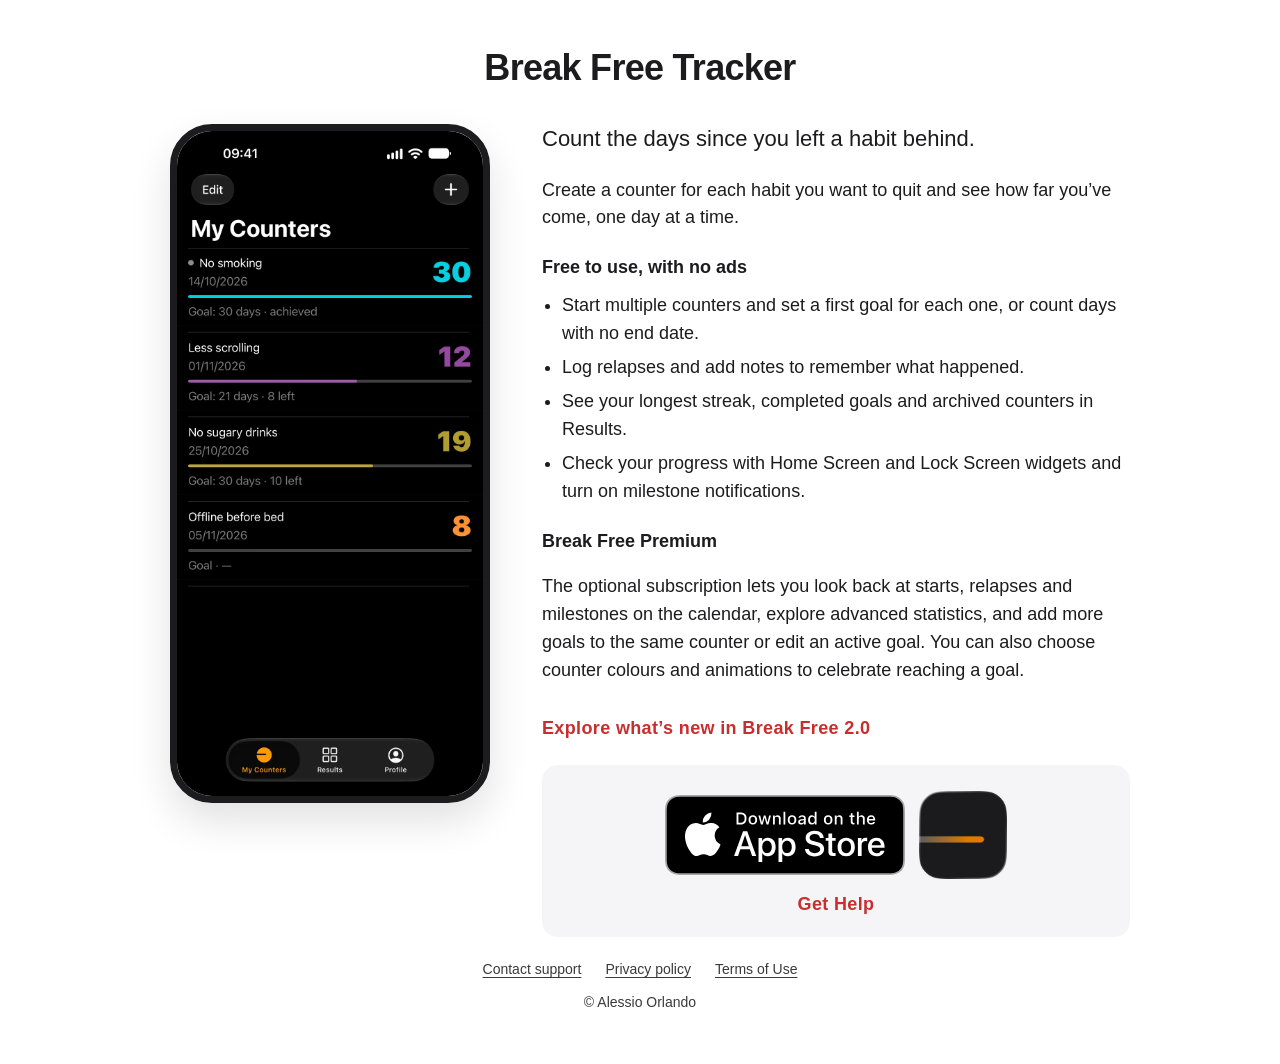
<file: index.html>
<!doctype html>
<html lang="en">
  <head>
    <meta charset="utf-8">
    <meta name="apple-itunes-app" content="app-id=1377664098, affiliate-data=10l3KS&ct=pppbanner">
    <meta name="viewport" content="width=device-width, initial-scale=1">
    <title>Break Free Tracker – One day at a time</title>
    <meta name="description" content="Track the days since you left a habit behind. Set goals, log relapses and see your progress with Break Free Tracker for iPhone and iPad.">

    <style type="text/css" media="screen">
      :root{
        --text: #1c1c1e;
        --muted: #3a3a3c;
        --bg: #ffffff;
        --card: #f5f5f7;
        --accent: #c82e2e;
      }

      body {
        margin: 0;
        background: var(--bg);
        color: var(--text);
        font-family: -apple-system, BlinkMacSystemFont, "SF Pro Text", "Helvetica Neue", Helvetica, Arial, sans-serif;
        font-weight: 400;
        line-height: 1.55;
        font-size: 18px;
      }

      #content {
        max-width: 980px;
        margin: 0 auto;
        padding: 40px 20px 20px;
      }

      .header {
        text-align: center;
        margin-bottom: 28px;
      }

      h1 {
        margin: 0;
        font-weight: 600;
        font-size: 36px;
        letter-spacing: -0.02em;
      }

      h1 a {
        color: var(--text);
        text-decoration: none;
      }

      .layout {
        display: flex;
        gap: 32px;
        align-items: flex-start;
      }

      .left, .right {
        width: 100%;
      }

      .left {
        flex: 0 0 360px;
      }

      .right {
        flex: 1 1 auto;
        min-width: 0;
      }

      .phone-shot {
        width: 100%;
        max-width: 320px;
        height: auto;
        display: block;
        margin: 0 auto;
      }

      .phone-shot {
        box-sizing: border-box;
        border: 7px solid #1c1c1e;
        border-radius: 42px;
        box-shadow: 0 18px 40px rgba(0, 0, 0, 0.12);
      }

      .lead {
        margin-top: 0;
        font-size: 22px;
        line-height: 1.4;
        font-weight: 500;
      }

      .section-title {
        margin: 22px 0 8px;
        font-weight: 600;
        font-size: 18px;
      }

      ul {
        margin: 10px 0 0 20px;
        padding: 0;
      }

      li { margin: 6px 0; }

      .cta {
        margin-top: 22px;
        padding: 18px;
        background: var(--card);
        border-radius: 16px;
        text-align: center;
      }

      .store-row {
        display: flex;
        flex-wrap: wrap;
        gap: 14px;
        justify-content: center;
        align-items: center;
        margin-top: 8px;
      }

      .appstore-badge {
        width: 240px;
        height: auto;
        display: block;
      }

      .app-icon {
        width: 88px;
        height: 88px;
        border-radius: 18px;
        display: block;
      }

      .help-link {
        display: inline-block;
        margin-top: 12px;
        text-decoration: none;
        font-weight: 700;
        letter-spacing: 0.02em;
        color: var(--accent);
      }

      a:focus-visible {
        outline: 3px solid var(--accent);
        outline-offset: 5px;
        border-radius: 4px;
      }

      .footer a {
        color: var(--muted);
        text-underline-offset: 3px;
      }

      .footer nav {
        display: flex;
        flex-wrap: wrap;
        justify-content: center;
        gap: 12px 24px;
        margin-bottom: 12px;
      }

      .footer {
        text-align: center;
        color: var(--muted);
        font-size: 14px;
        padding: 22px 0 30px;
      }

      /* Mobile */
      @media (max-width: 900px) {
        .layout {
          flex-direction: column;
          align-items: stretch;
        }
        .left { flex: none; order: 1; }
        .phone-shot { max-width: 300px; }
        h1 { font-size: 30px; }
        body { font-size: 17px; }
      }
    </style>
  </head>

  <body>
    <main id="content">
      <div class="header">
        <h1><a href="https://itunes.apple.com/app/id1377664098">Break Free Tracker</a></h1>
      </div>

      <div class="layout">
        <div class="left">
          <img class="phone-shot" src="images/breakfree-2-counters.webp"
               width="880" height="1912" fetchpriority="high" decoding="async"
               alt="Break Free 2.0 counters with days since each habit, goal progress and the Results and Profile tabs">
        </div>

        <div class="right">
          <p class="lead">Count the days since you left a habit behind.</p>
          <p>Create a counter for each habit you want to quit and see how far you’ve come, one day at a time.</p>

          <h2 class="section-title">Free to use, with no ads</h2>
          <ul>
            <li>Start multiple counters and set a first goal for each one, or count days with no end date.</li>
            <li>Log relapses and add notes to remember what happened.</li>
            <li>See your longest streak, completed goals and archived counters in Results.</li>
            <li>Check your progress with Home Screen and Lock Screen widgets and turn on milestone notifications.</li>
          </ul>

          <h2 class="section-title">Break Free Premium</h2>
          <p>The optional subscription lets you look back at starts, relapses and milestones on the calendar, explore advanced statistics, and add more goals to the same counter or edit an active goal. You can also choose counter colours and animations to celebrate reaching a goal.</p>

          <p><a class="help-link" href="News.html">Explore what’s new in Break Free 2.0</a></p>

          <div class="cta">
            <div class="store-row">
              <a href="https://itunes.apple.com/app/id1377664098">
                <img class="appstore-badge" src="appstore.svg" alt="Download on the App Store">
              </a>
              <a href="https://itunes.apple.com/app/id1377664098">
                <img class="app-icon" src="Icon-iOS-Default-1024x1024@1x.png" alt="Break Free Tracker icon">
              </a>
            </div>

            <a class="help-link" href="mailto:breakfreeiosapp@gmail.com">Get Help</a>
          </div>
        </div>
      </div>

      <footer class="footer">
        <nav aria-label="Support and information">
          <a href="mailto:breakfreeiosapp@gmail.com">Contact support</a>
          <a href="PrivacyPolicy.html">Privacy policy</a>
          <a href="https://www.apple.com/legal/internet-services/itunes/dev/stdeula/">Terms of Use</a>
        </nav>
        &copy; Alessio Orlando
      </footer>
    </main>
  </body>
</html>
</file>
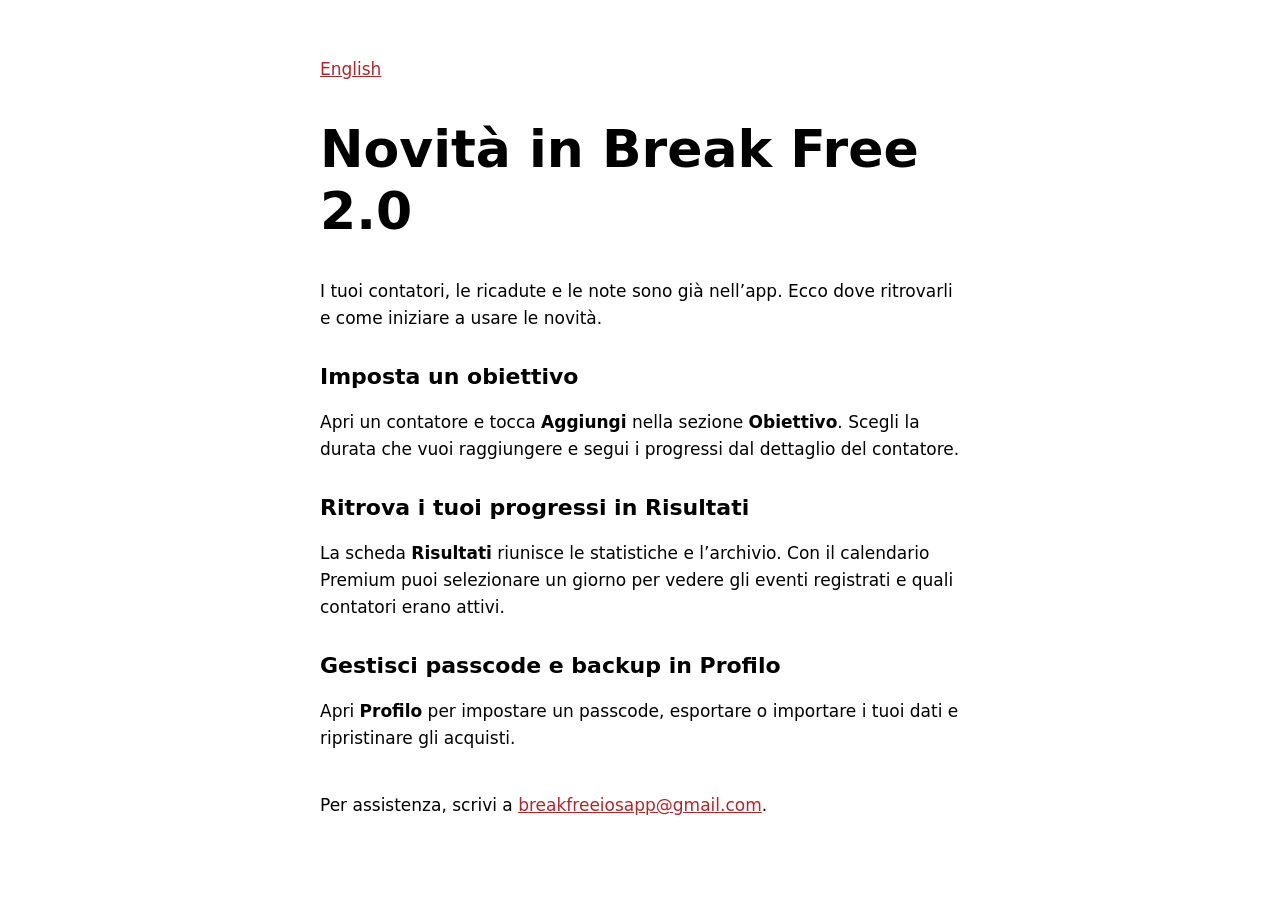
<file: News-it.html>
<!doctype html>
<html lang="it">
<head>
  <meta charset="utf-8">
  <meta name="viewport" content="width=device-width, initial-scale=1">
  <title>Novità in Break Free 2.0</title>
  <link rel="stylesheet" href="news.css">
</head>
<body>
  <main>
    <nav aria-label="Lingua"><a href="News.html" hreflang="en" lang="en">English</a></nav>
    <h1>Novità in Break Free 2.0</h1>
    <p>I tuoi contatori, le ricadute e le note sono già nell’app. Ecco dove ritrovarli e come iniziare a usare le novità.</p>
    <h2>Imposta un obiettivo</h2>
    <p>Apri un contatore e tocca <strong>Aggiungi</strong> nella sezione <strong>Obiettivo</strong>. Scegli la durata che vuoi raggiungere e segui i progressi dal dettaglio del contatore.</p>
    <h2>Ritrova i tuoi progressi in Risultati</h2>
    <p>La scheda <strong>Risultati</strong> riunisce le statistiche e l’archivio. Con il calendario Premium puoi selezionare un giorno per vedere gli eventi registrati e quali contatori erano attivi.</p>
    <h2>Gestisci passcode e backup in Profilo</h2>
    <p>Apri <strong>Profilo</strong> per impostare un passcode, esportare o importare i tuoi dati e ripristinare gli acquisti.</p>
    <p class="footer">Per assistenza, scrivi a <a href="mailto:breakfreeiosapp@gmail.com">breakfreeiosapp@gmail.com</a>.</p>
  </main>
</body>
</html>
</file>
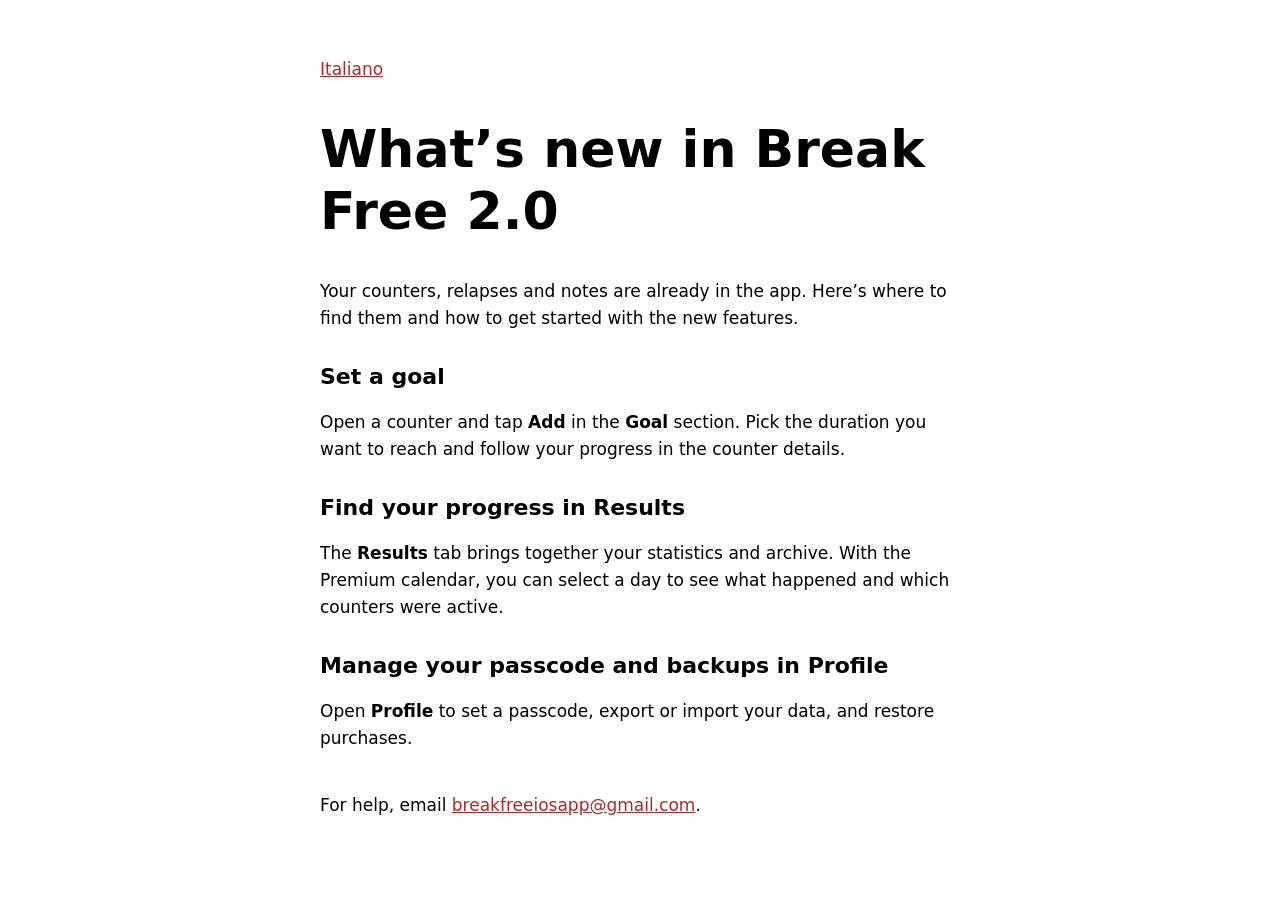
<file: News.html>
<!doctype html>
<html lang="en">
<head>
  <meta charset="utf-8">
  <meta name="viewport" content="width=device-width, initial-scale=1">
  <title>What’s new in Break Free 2.0</title>
  <link rel="stylesheet" href="news.css">
</head>
<body>
  <main>
    <nav aria-label="Language"><a href="News-it.html" hreflang="it" lang="it">Italiano</a></nav>
    <h1>What’s new in Break Free 2.0</h1>
    <p>Your counters, relapses and notes are already in the app. Here’s where to find them and how to get started with the new features.</p>
    <h2>Set a goal</h2>
    <p>Open a counter and tap <strong>Add</strong> in the <strong>Goal</strong> section. Pick the duration you want to reach and follow your progress in the counter details.</p>
    <h2>Find your progress in Results</h2>
    <p>The <strong>Results</strong> tab brings together your statistics and archive. With the Premium calendar, you can select a day to see what happened and which counters were active.</p>
    <h2>Manage your passcode and backups in Profile</h2>
    <p>Open <strong>Profile</strong> to set a passcode, export or import your data, and restore purchases.</p>
    <p class="footer">For help, email <a href="mailto:breakfreeiosapp@gmail.com">breakfreeiosapp@gmail.com</a>.</p>
  </main>
</body>
</html>
</file>
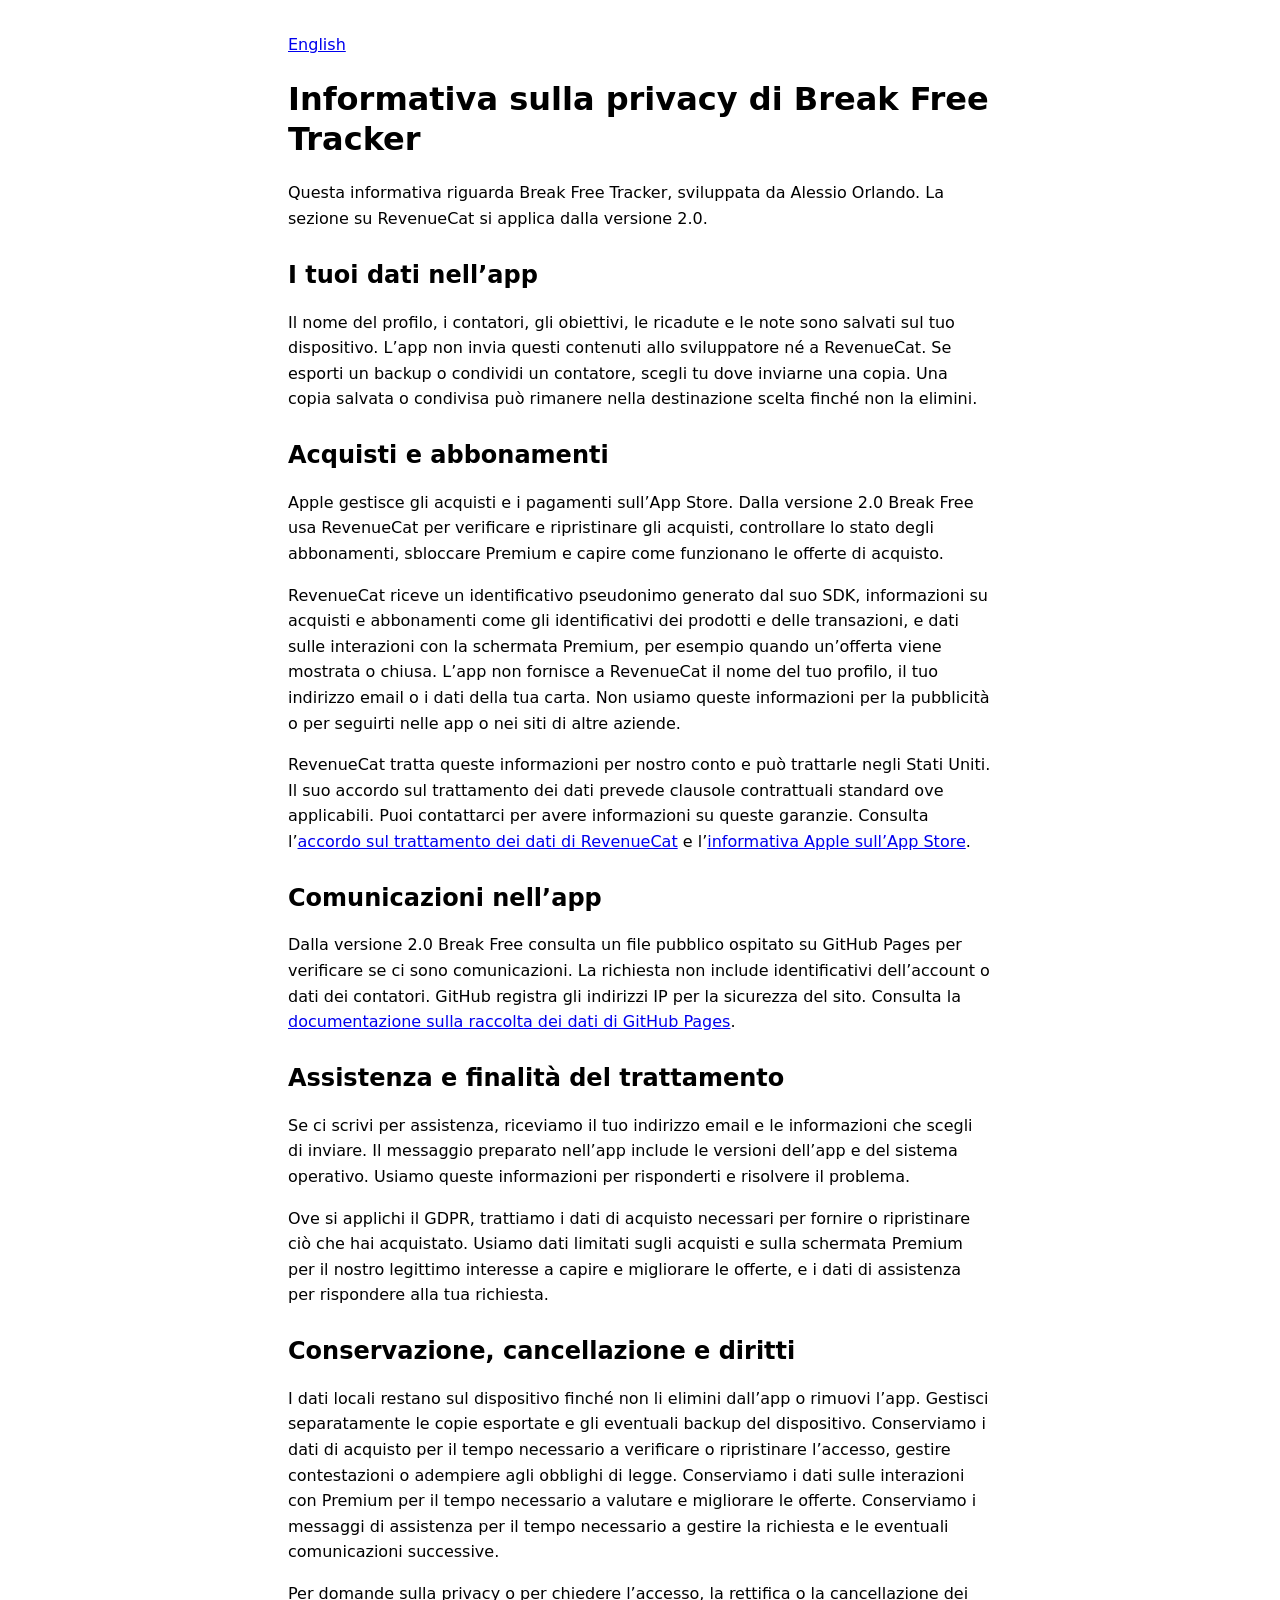
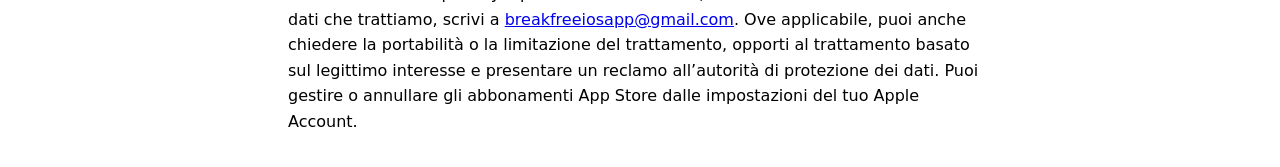
<file: PrivacyPolicy-it.html>
<!doctype html>
<html lang="it">
<head>
  <meta charset="utf-8">
  <meta name="viewport" content="width=device-width, initial-scale=1">
  <title>Informativa sulla privacy di Break Free Tracker</title>
  <style>
    :root { color-scheme: light dark; }
    body { font: 1rem/1.6 system-ui, sans-serif; margin: 2rem auto; max-width: 44rem; padding: 0 1rem; }
    h1, h2 { line-height: 1.25; }
    h2 { margin-top: 1.75rem; }
  </style>
</head>
<body>
  <main>
    <p><a href="PrivacyPolicy.html" hreflang="en" lang="en">English</a></p>
    <h1>Informativa sulla privacy di Break Free Tracker</h1>
    <p>Questa informativa riguarda Break Free Tracker, sviluppata da Alessio Orlando. La sezione su RevenueCat si applica dalla versione 2.0.</p>
    <h2>I tuoi dati nell’app</h2>
    <p>Il nome del profilo, i contatori, gli obiettivi, le ricadute e le note sono salvati sul tuo dispositivo. L’app non invia questi contenuti allo sviluppatore né a RevenueCat. Se esporti un backup o condividi un contatore, scegli tu dove inviarne una copia. Una copia salvata o condivisa può rimanere nella destinazione scelta finché non la elimini.</p>
    <h2>Acquisti e abbonamenti</h2>
    <p>Apple gestisce gli acquisti e i pagamenti sull’App Store. Dalla versione 2.0 Break Free usa RevenueCat per verificare e ripristinare gli acquisti, controllare lo stato degli abbonamenti, sbloccare Premium e capire come funzionano le offerte di acquisto.</p>
    <p>RevenueCat riceve un identificativo pseudonimo generato dal suo SDK, informazioni su acquisti e abbonamenti come gli identificativi dei prodotti e delle transazioni, e dati sulle interazioni con la schermata Premium, per esempio quando un’offerta viene mostrata o chiusa. L’app non fornisce a RevenueCat il nome del tuo profilo, il tuo indirizzo email o i dati della tua carta. Non usiamo queste informazioni per la pubblicità o per seguirti nelle app o nei siti di altre aziende.</p>
    <p>RevenueCat tratta queste informazioni per nostro conto e può trattarle negli Stati Uniti. Il suo accordo sul trattamento dei dati prevede clausole contrattuali standard ove applicabili. Puoi contattarci per avere informazioni su queste garanzie. Consulta l’<a href="https://www.revenuecat.com/dpa">accordo sul trattamento dei dati di RevenueCat</a> e l’<a href="https://www.apple.com/legal/privacy/data/it/app-store/">informativa Apple sull’App Store</a>.</p>
    <h2>Comunicazioni nell’app</h2>
    <p>Dalla versione 2.0 Break Free consulta un file pubblico ospitato su GitHub Pages per verificare se ci sono comunicazioni. La richiesta non include identificativi dell’account o dati dei contatori. GitHub registra gli indirizzi IP per la sicurezza del sito. Consulta la <a href="https://docs.github.com/en/pages/getting-started-with-github-pages/what-is-github-pages#data-collection">documentazione sulla raccolta dei dati di GitHub Pages</a>.</p>
    <h2>Assistenza e finalità del trattamento</h2>
    <p>Se ci scrivi per assistenza, riceviamo il tuo indirizzo email e le informazioni che scegli di inviare. Il messaggio preparato nell’app include le versioni dell’app e del sistema operativo. Usiamo queste informazioni per risponderti e risolvere il problema.</p>
    <p>Ove si applichi il GDPR, trattiamo i dati di acquisto necessari per fornire o ripristinare ciò che hai acquistato. Usiamo dati limitati sugli acquisti e sulla schermata Premium per il nostro legittimo interesse a capire e migliorare le offerte, e i dati di assistenza per rispondere alla tua richiesta.</p>
    <h2>Conservazione, cancellazione e diritti</h2>
    <p>I dati locali restano sul dispositivo finché non li elimini dall’app o rimuovi l’app. Gestisci separatamente le copie esportate e gli eventuali backup del dispositivo. Conserviamo i dati di acquisto per il tempo necessario a verificare o ripristinare l’accesso, gestire contestazioni o adempiere agli obblighi di legge. Conserviamo i dati sulle interazioni con Premium per il tempo necessario a valutare e migliorare le offerte. Conserviamo i messaggi di assistenza per il tempo necessario a gestire la richiesta e le eventuali comunicazioni successive.</p>
    <p>Per domande sulla privacy o per chiedere l’accesso, la rettifica o la cancellazione dei dati che trattiamo, scrivi a <a href="mailto:breakfreeiosapp@gmail.com">breakfreeiosapp@gmail.com</a>. Ove applicabile, puoi anche chiedere la portabilità o la limitazione del trattamento, opporti al trattamento basato sul legittimo interesse e presentare un reclamo all’autorità di protezione dei dati. Puoi gestire o annullare gli abbonamenti App Store dalle impostazioni del tuo Apple Account.</p>
  </main>
</body>
</html>
</file>
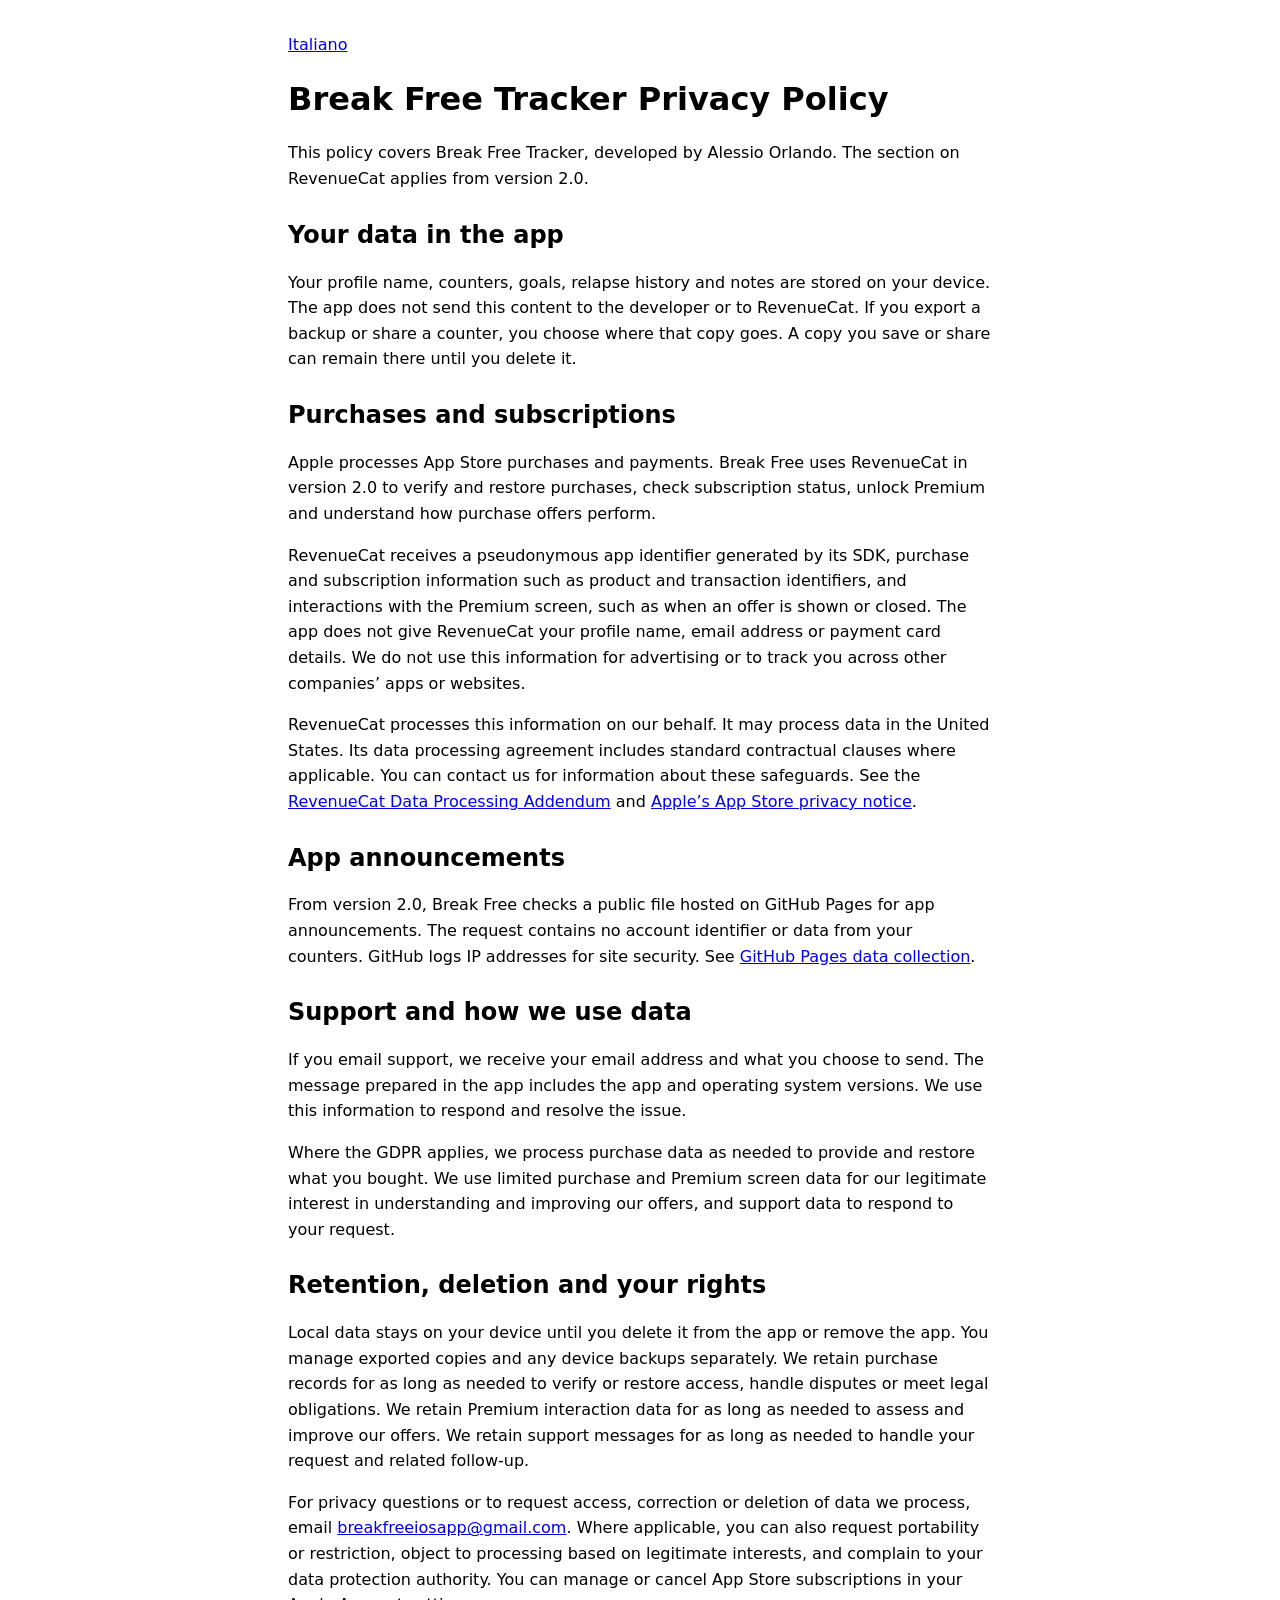
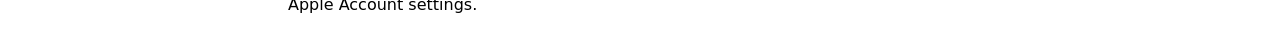
<file: PrivacyPolicy.html>
<!doctype html>
<html lang="en">
<head>
  <meta charset="utf-8">
  <meta name="viewport" content="width=device-width, initial-scale=1">
  <title>Break Free Tracker Privacy Policy</title>
  <style>
    :root { color-scheme: light dark; }
    body { font: 1rem/1.6 system-ui, sans-serif; margin: 2rem auto; max-width: 44rem; padding: 0 1rem; }
    h1, h2 { line-height: 1.25; }
    h2 { margin-top: 1.75rem; }
  </style>
</head>
<body>
  <main>
    <p><a href="PrivacyPolicy-it.html" hreflang="it" lang="it">Italiano</a></p>
    <h1>Break Free Tracker Privacy Policy</h1>
    <p>This policy covers Break Free Tracker, developed by Alessio Orlando. The section on RevenueCat applies from version 2.0.</p>
    <h2>Your data in the app</h2>
    <p>Your profile name, counters, goals, relapse history and notes are stored on your device. The app does not send this content to the developer or to RevenueCat. If you export a backup or share a counter, you choose where that copy goes. A copy you save or share can remain there until you delete it.</p>
    <h2>Purchases and subscriptions</h2>
    <p>Apple processes App Store purchases and payments. Break Free uses RevenueCat in version 2.0 to verify and restore purchases, check subscription status, unlock Premium and understand how purchase offers perform.</p>
    <p>RevenueCat receives a pseudonymous app identifier generated by its SDK, purchase and subscription information such as product and transaction identifiers, and interactions with the Premium screen, such as when an offer is shown or closed. The app does not give RevenueCat your profile name, email address or payment card details. We do not use this information for advertising or to track you across other companies’ apps or websites.</p>
    <p>RevenueCat processes this information on our behalf. It may process data in the United States. Its data processing agreement includes standard contractual clauses where applicable. You can contact us for information about these safeguards. See the <a href="https://www.revenuecat.com/dpa">RevenueCat Data Processing Addendum</a> and <a href="https://www.apple.com/legal/privacy/data/en/app-store/">Apple’s App Store privacy notice</a>.</p>
    <h2>App announcements</h2>
    <p>From version 2.0, Break Free checks a public file hosted on GitHub Pages for app announcements. The request contains no account identifier or data from your counters. GitHub logs IP addresses for site security. See <a href="https://docs.github.com/en/pages/getting-started-with-github-pages/what-is-github-pages#data-collection">GitHub Pages data collection</a>.</p>
    <h2>Support and how we use data</h2>
    <p>If you email support, we receive your email address and what you choose to send. The message prepared in the app includes the app and operating system versions. We use this information to respond and resolve the issue.</p>
    <p>Where the GDPR applies, we process purchase data as needed to provide and restore what you bought. We use limited purchase and Premium screen data for our legitimate interest in understanding and improving our offers, and support data to respond to your request.</p>
    <h2>Retention, deletion and your rights</h2>
    <p>Local data stays on your device until you delete it from the app or remove the app. You manage exported copies and any device backups separately. We retain purchase records for as long as needed to verify or restore access, handle disputes or meet legal obligations. We retain Premium interaction data for as long as needed to assess and improve our offers. We retain support messages for as long as needed to handle your request and related follow-up.</p>
    <p>For privacy questions or to request access, correction or deletion of data we process, email <a href="mailto:breakfreeiosapp@gmail.com">breakfreeiosapp@gmail.com</a>. Where applicable, you can also request portability or restriction, object to processing based on legitimate interests, and complain to your data protection authority. You can manage or cancel App Store subscriptions in your Apple Account settings.</p>
  </main>
</body>
</html>
</file>
<file: news.css>
:root {
  color-scheme: light dark;
  --accent: #b1262b;
}

@media (prefers-color-scheme: dark) {
  :root { --accent: #ff8587; }
}

body {
  font: 1.0625rem/1.6 system-ui, sans-serif;
  margin: 0 auto;
  max-width: 40rem;
  padding: clamp(1.25rem, 5vw, 3.5rem);
}

h1, h2 { line-height: 1.2; }
h1 { font-size: clamp(2rem, 6vw, 3.25rem); }
h2 { font-size: 1.375rem; margin-top: 2rem; }
a { color: var(--accent); overflow-wrap: anywhere; }
.footer { margin-top: 2.5rem; }
</file>
